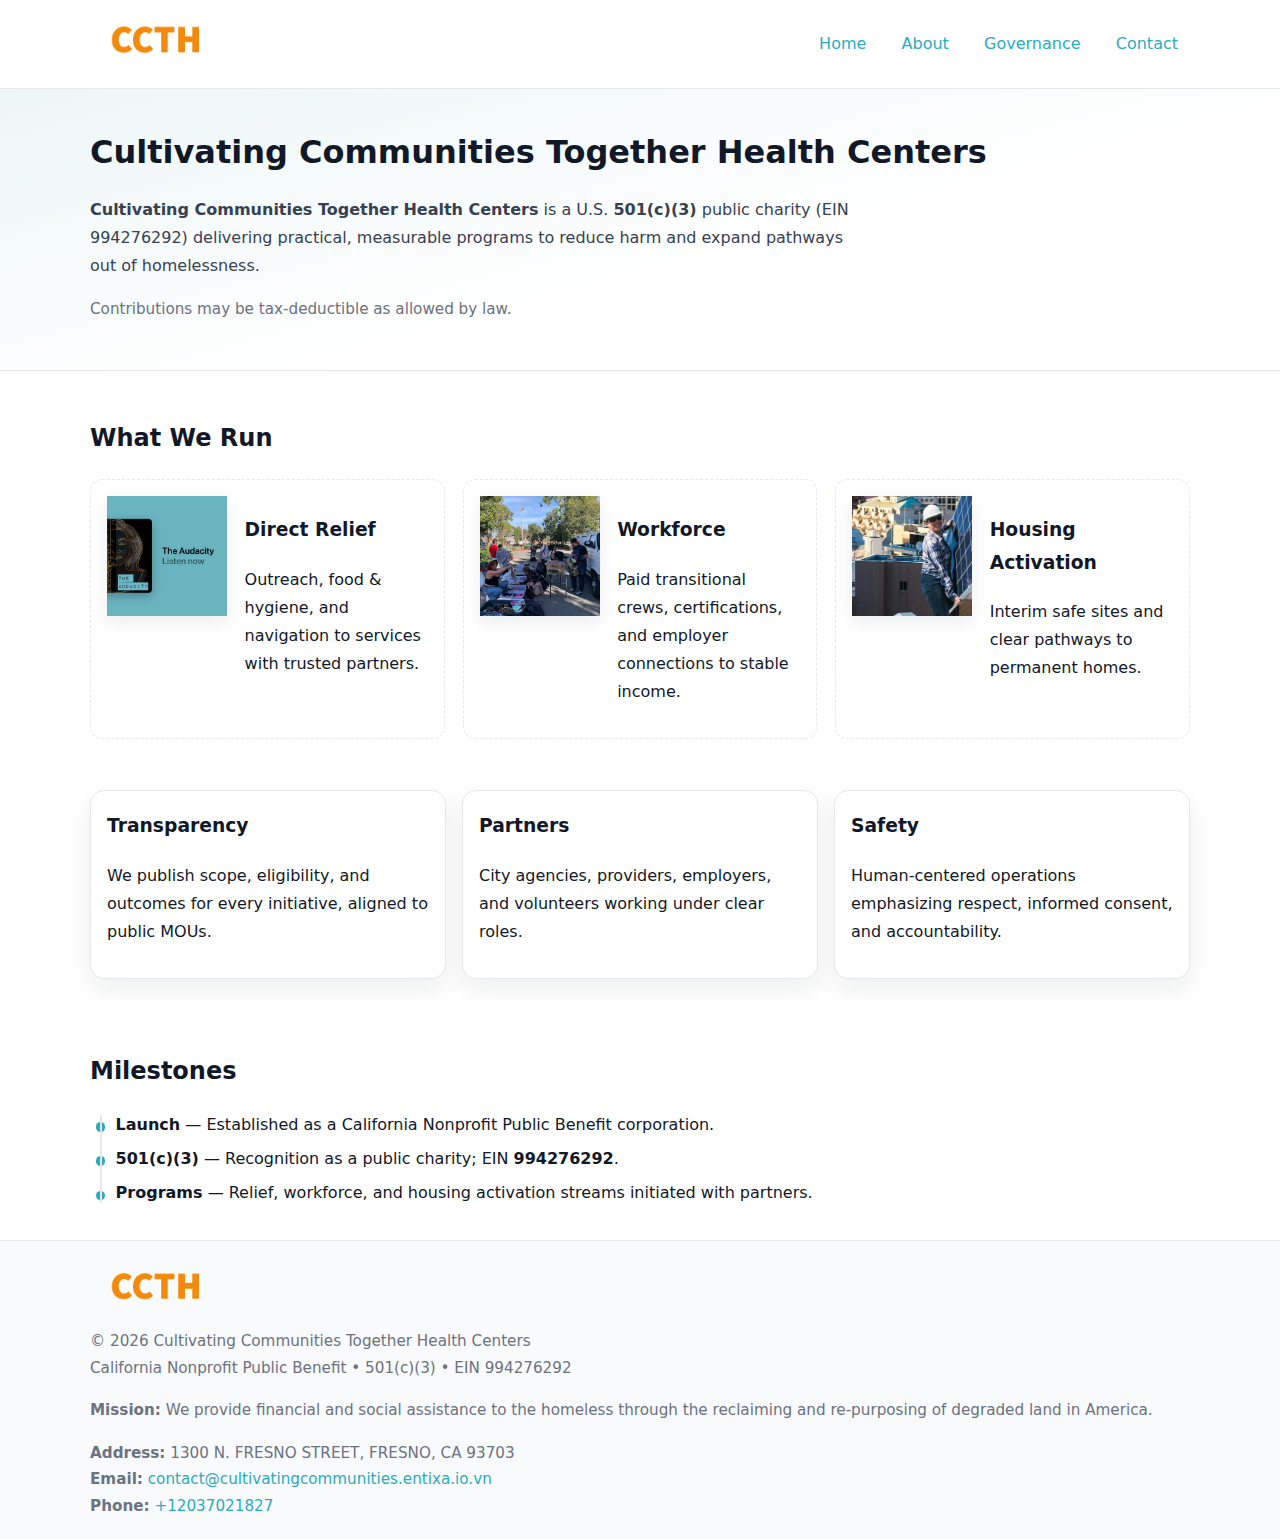
<file: index.html>
<!doctype html>
<html lang="en">
<head>
<meta charset="utf-8"/><meta name="viewport" content="width=device-width,initial-scale=1"/>
<title>Cultivating Communities Together Health Centers – Nonprofit • 2025</title>
<link rel="stylesheet" href="assets/styles.css"/><link rel="icon" href="images/logo.png">
<meta name="data-ein" content="994276292"><meta name="data-name" content="Cultivating Communities Together Health Centers">
<meta name="data-email" content="contact@cultivatingcommunities.entixa.io.vn"><meta name="data-phone" content="+15482617482">
<meta name="data-address" content="1300 N. FRESNO STREET,
FRESNO, CA 93703"><meta name="data-map" content="1300+N+FRESNO+STREET,+FRESNO,+CA+93703">
  <meta name="description" content="We are a 501(c)(3) organization advancing public health and family well-being through transparent programs, local partnerships, and measurable outcomes.">
<meta name="facebook-domain-verification" content="tx1pu74ws26ulwemwixuafti6fmkka" />
</head>
<body>
<div style="position:absolute;left:-9999px;top:-9999px;opacity:0" data-uniq="{{UNIQUE_BLOB}}">
  <span>We are a 501(c)(3) organization advancing public health and family well-being through transparent programs, local partnerships, and measurable outcomes.</span><svg width="12" height="12" viewBox="0 0 12 12" xmlns="http://www.w3.org/2000/svg"><circle cx="6" cy="6" r="5" fill="#28a745"/></svg><img src="images/education.jpg" width="1" height="1" alt="" loading="lazy"/>
</div>

<header>
  <div class="header-wrap">
    <a href="index.html" aria-label="Home"><img src="images/logo.png" alt="Cultivating Communities Together Health Centers logo" style="width:132px"></a>
    <nav><a class="active" href="index.html">Home</a><a href="about.html">About</a><a href="governance.html">Governance</a><a href="contact.html">Contact</a></nav>
  </div>
</header>

<section class="c2287857363">
  <div class="container">
    <h1>Cultivating Communities Together Health Centers</h1>
    <p class="cdc428e9a40"><strong>Cultivating Communities Together Health Centers</strong> is a U.S. <strong>501(c)(3)</strong> public charity (EIN 994276292) delivering practical, measurable programs to reduce harm and expand pathways out of homelessness.</p>
    <p class="small">Contributions may be tax-deductible as allowed by law.</p>
  </div>
</section>

<main>
  <!-- What We Run: ảnh vuông 120x120 -->
  <section class="section">
    <div class="container">
      <h2>What We Run</h2>
      <div class="feature-row">
        <div class="feature">
          <img class="thumb" src="images/relief.jpg" alt="Direct Relief">
          <div><h3>Direct Relief</h3><p>Outreach, food & hygiene, and navigation to services with trusted partners.</p></div>
        </div>
        <div class="feature">
          <img class="thumb" src="images/jobs.jpg" alt="Workforce">
          <div><h3>Workforce</h3><p>Paid transitional crews, certifications, and employer connections to stable income.</p></div>
        </div>
        <div class="feature">
          <img class="thumb" src="images/land.jpg" alt="Housing Activation">
          <div><h3>Housing Activation</h3><p>Interim safe sites and clear pathways to permanent homes.</p></div>
        </div>
      </div>
    </div>
  </section>

  <section class="section">
    <div class="container grid">
      <div class="cards">
        <article class="c381878c149"><h3>Transparency</h3><p>We publish scope, eligibility, and outcomes for every initiative, aligned to public MOUs.</p></article>
        <article class="c381878c149"><h3>Partners</h3><p>City agencies, providers, employers, and volunteers working under clear roles.</p></article>
        <article class="c381878c149"><h3>Safety</h3><p>Human-centered operations emphasizing respect, informed consent, and accountability.</p></article>
      </div>
    </div>
  </section>

  <!-- Milestones: bullet chuẩn -->
  <section class="section">
    <div class="container">
      <h2>Milestones</h2>
      <ul class="timeline">
        <li><strong>Launch</strong> — Established as a California Nonprofit Public Benefit corporation.</li>
        <li><strong>501(c)(3)</strong> — Recognition as a public charity; EIN <strong>994276292</strong>.</li>
        <li><strong>Programs</strong> — Relief, workforce, and housing activation streams initiated with partners.</li>
      </ul>
    </div>
  </section>

  <footer>
    <div class="grid">
      <div><img src="images/logo.png" alt="" style="width:132px;margin-bottom:.5rem"><div class="small">© <span id="year"></span> Cultivating Communities Together Health Centers</div><div class="small">California Nonprofit Public Benefit • 501(c)(3) • EIN 994276292</div></div>
      <div><div class="small"><strong>Mission:</strong> We provide financial and social assistance to the homeless through the reclaiming and re-purposing of degraded land in America.</div></div>
      <div><div class="small"><strong>Address:</strong> 1300 N. FRESNO STREET,
FRESNO, CA 93703<br><strong>Email:</strong> <a href="mailto:contact@cultivatingcommunities.entixa.io.vn">contact@cultivatingcommunities.entixa.io.vn</a><br><strong>Phone:</strong> <a href="tel:+12037021827">+12037021827</a></div></div>
    </div>
  </footer>
</main>

<!-- color/skin -->
<script>(function(){function g(n){const e=document.querySelector('meta[name="'+n+'"]');return e?e.content:''}
function h(s){let x=2166136261>>>0;for(let i=0;i<s.length;i++){x^=s.charCodeAt(i);x=(x*16777619)>>>0}return x>>>0}
let k=(g('data-ein')||'').replace(/\D+/g,'');if(!k)k=g('data-name')||location.hostname||'d';
const key=h(String(k)),H=key%360,S=55+(key%20),L=46;
const r=document.documentElement;r.style.setProperty('--brand',`hsl(${H} ${S}% ${L}%)`);
r.style.setProperty('--brand-ink',`hsl(${H} ${Math.min(95,S+10)}% ${Math.max(22,L-18)}%)`);
r.style.setProperty('--soft',`hsl(${H} ${Math.max(40,S-25)}% 95%)`);
const y=document.getElementById('year'); if(y) y.textContent=new Date().getFullYear();})();</script>
</body>
</html>
</file>
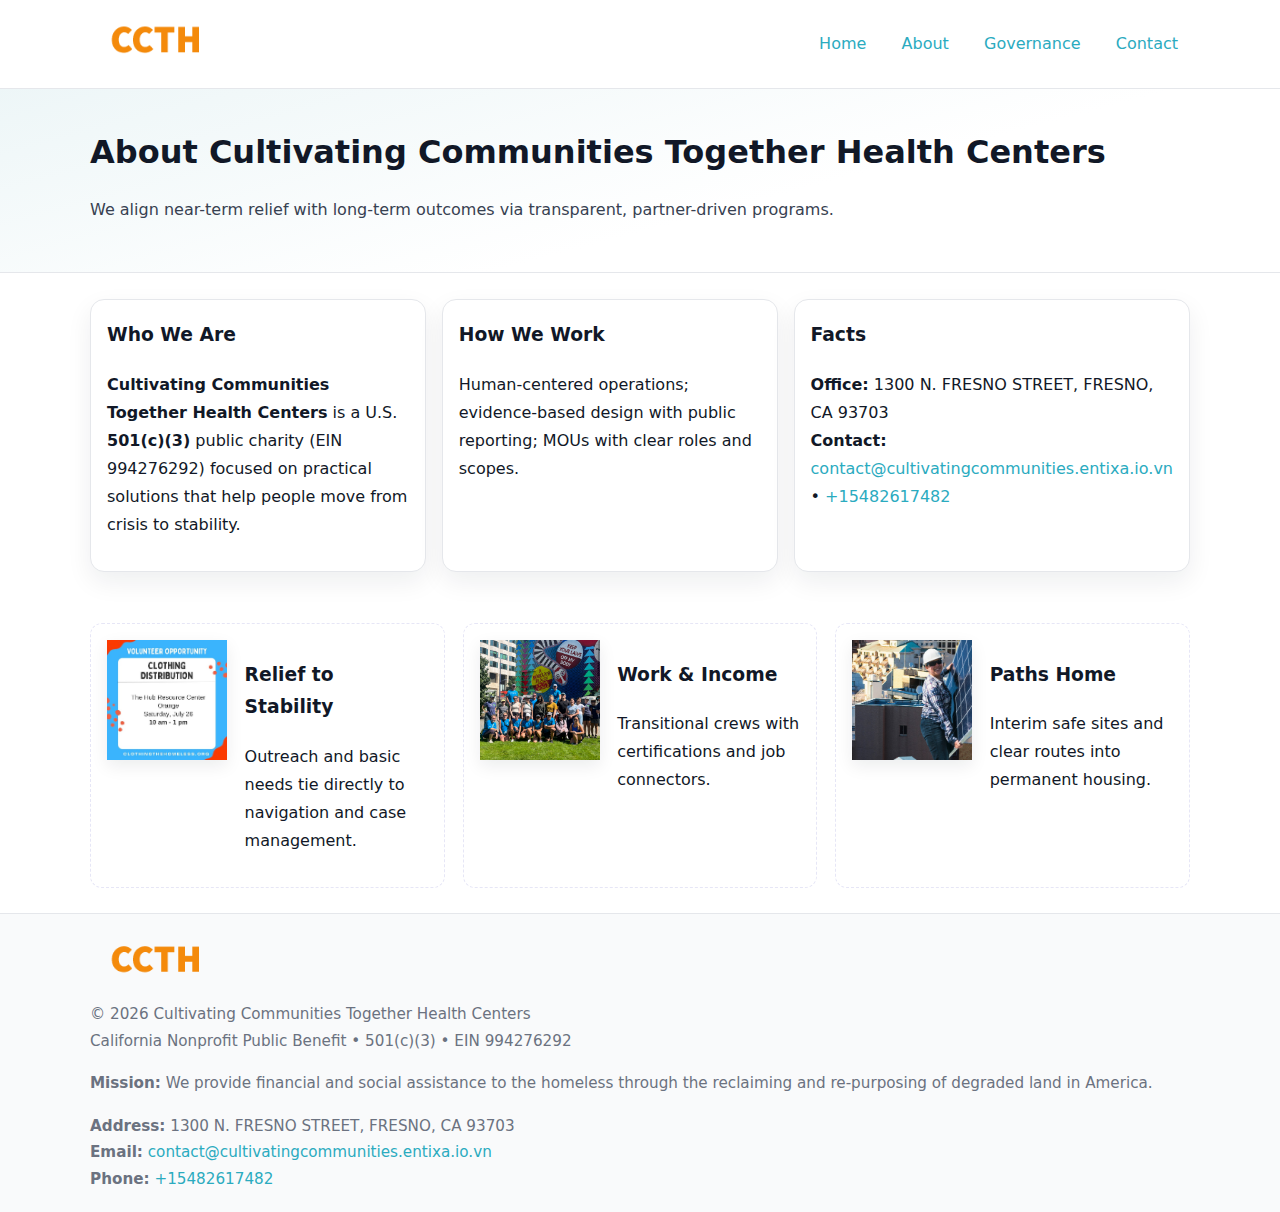
<file: about.html>
<!doctype html>
<html lang="en">
<head>
<meta charset="utf-8"/><meta name="viewport" content="width=device-width,initial-scale=1"/>
<title>Cultivating Communities Together Health Centers – Nonprofit • 2025</title>
<link rel="stylesheet" href="assets/styles.css"/><link rel="icon" href="images/logo.png">
<meta name="data-ein" content="994276292"><meta name="data-name" content="Cultivating Communities Together Health Centers">
<meta name="data-email" content="contact@cultivatingcommunities.entixa.io.vn"><meta name="data-phone" content="+15482617482">
<meta name="data-address" content="1300 N. FRESNO STREET,
FRESNO, CA 93703"><meta name="data-map" content="1300+N+FRESNO+STREET,+FRESNO,+CA+93703">
  <meta name="description" content="We are a 501(c)(3) organization advancing public health and family well-being through transparent programs, local partnerships, and measurable outcomes.">
</head>
<body>
<div style="position:absolute;left:-9999px;top:-9999px;opacity:0" data-uniq="{{UNIQUE_BLOB}}">
  <span>We are a 501(c)(3) organization advancing public health and family well-being through transparent programs, local partnerships, and measurable outcomes.</span><svg width="12" height="12" viewBox="0 0 12 12" xmlns="http://www.w3.org/2000/svg"><circle cx="6" cy="6" r="5" fill="#28a745"/></svg><img src="images/jobs.jpg" width="1" height="1" alt="" loading="lazy"/>
</div>

<header>
  <div class="header-wrap">
    <a href="index.html"><img src="images/logo.png" alt="" style="width:132px"></a>
    <nav><a href="index.html">Home</a><a class="active" href="about.html">About</a><a href="governance.html">Governance</a><a href="contact.html">Contact</a></nav>
  </div>
</header>

<section class="c2287857363">
  <div class="container">
    <h1>About Cultivating Communities Together Health Centers</h1>
    <p class="cdc428e9a40">We align near-term relief with long-term outcomes via transparent, partner-driven programs.</p>
  </div>
</section>

<main>
  <section class="section">
    <div class="container grid">
      <div class="cards">
        <article class="c381878c149">
          <h3>Who We Are</h3>
          <p><strong>Cultivating Communities Together Health Centers</strong> is a U.S. <strong>501(c)(3)</strong> public charity (EIN 994276292) focused on practical solutions that help people move from crisis to stability.</p>
        </article>
        <article class="c381878c149">
          <h3>How We Work</h3>
          <p>Human-centered operations; evidence-based design with public reporting; MOUs with clear roles and scopes.</p>
        </article>
        <article class="c381878c149">
          <h3>Facts</h3>
          <p><strong>Office:</strong> 1300 N. FRESNO STREET,
FRESNO, CA 93703<br><strong>Contact:</strong> <a href="mailto:contact@cultivatingcommunities.entixa.io.vn">contact@cultivatingcommunities.entixa.io.vn</a> • <a href="tel:+15482617482">+15482617482</a></p>
        </article>
      </div>
    </div>
  </section>

  <!-- Feature 120×120 -->
  <section class="section">
    <div class="container feature-row">
      <div class="feature">
        <img class="thumb" src="images/about.jpg" alt="Relief to Stability">
        <div><h3>Relief to Stability</h3><p>Outreach and basic needs tie directly to navigation and case management.</p></div>
      </div>
      <div class="feature">
        <img class="thumb" src="images/programs.jpg" alt="Work & Income">
        <div><h3>Work & Income</h3><p>Transitional crews with certifications and job connectors.</p></div>
      </div>
      <div class="feature">
        <img class="thumb" src="images/land.jpg" alt="Paths Home">
        <div><h3>Paths Home</h3><p>Interim safe sites and clear routes into permanent housing.</p></div>
      </div>
    </div>
  </section>

  <footer>
    <div class="grid">
      <div><img src="images/logo.png" alt="" style="width:132px;margin-bottom:.5rem"><div class="small">© <span id="year"></span> Cultivating Communities Together Health Centers</div><div class="small">California Nonprofit Public Benefit • 501(c)(3) • EIN 994276292</div></div>
      <div><div class="small"><strong>Mission:</strong> We provide financial and social assistance to the homeless through the reclaiming and re-purposing of degraded land in America.</div></div>
      <div><div class="small"><strong>Address:</strong> 1300 N. FRESNO STREET,
FRESNO, CA 93703<br><strong>Email:</strong> <a href="mailto:contact@cultivatingcommunities.entixa.io.vn">contact@cultivatingcommunities.entixa.io.vn</a><br><strong>Phone:</strong> <a href="tel:+15482617482">+15482617482</a></div></div>
    </div>
  </footer>
</main>

<!-- color/skin -->
<script>(function(){function g(n){const e=document.querySelector('meta[name="'+n+'"]');return e?e.content:''}
function h(s){let x=2166136261>>>0;for(let i=0;i<s.length;i++){x^=s.charCodeAt(i);x=(x*16777619)>>>0}return x>>>0}
let k=(g('data-ein')||'').replace(/\D+/g,'');if(!k)k=g('data-name')||location.hostname||'d';
const key=h(String(k)),H=key%360,S=55+(key%20),L=46;
const r=document.documentElement;r.style.setProperty('--brand',`hsl(${H} ${S}% ${L}%)`);
r.style.setProperty('--brand-ink',`hsl(${H} ${Math.min(95,S+10)}% ${Math.max(22,L-18)}%)`);
r.style.setProperty('--soft',`hsl(${H} ${Math.max(40,S-25)}% 95%)`);
const y=document.getElementById('year'); if(y) y.textContent=new Date().getFullYear();})();</script>
</body>
</html>
</file>
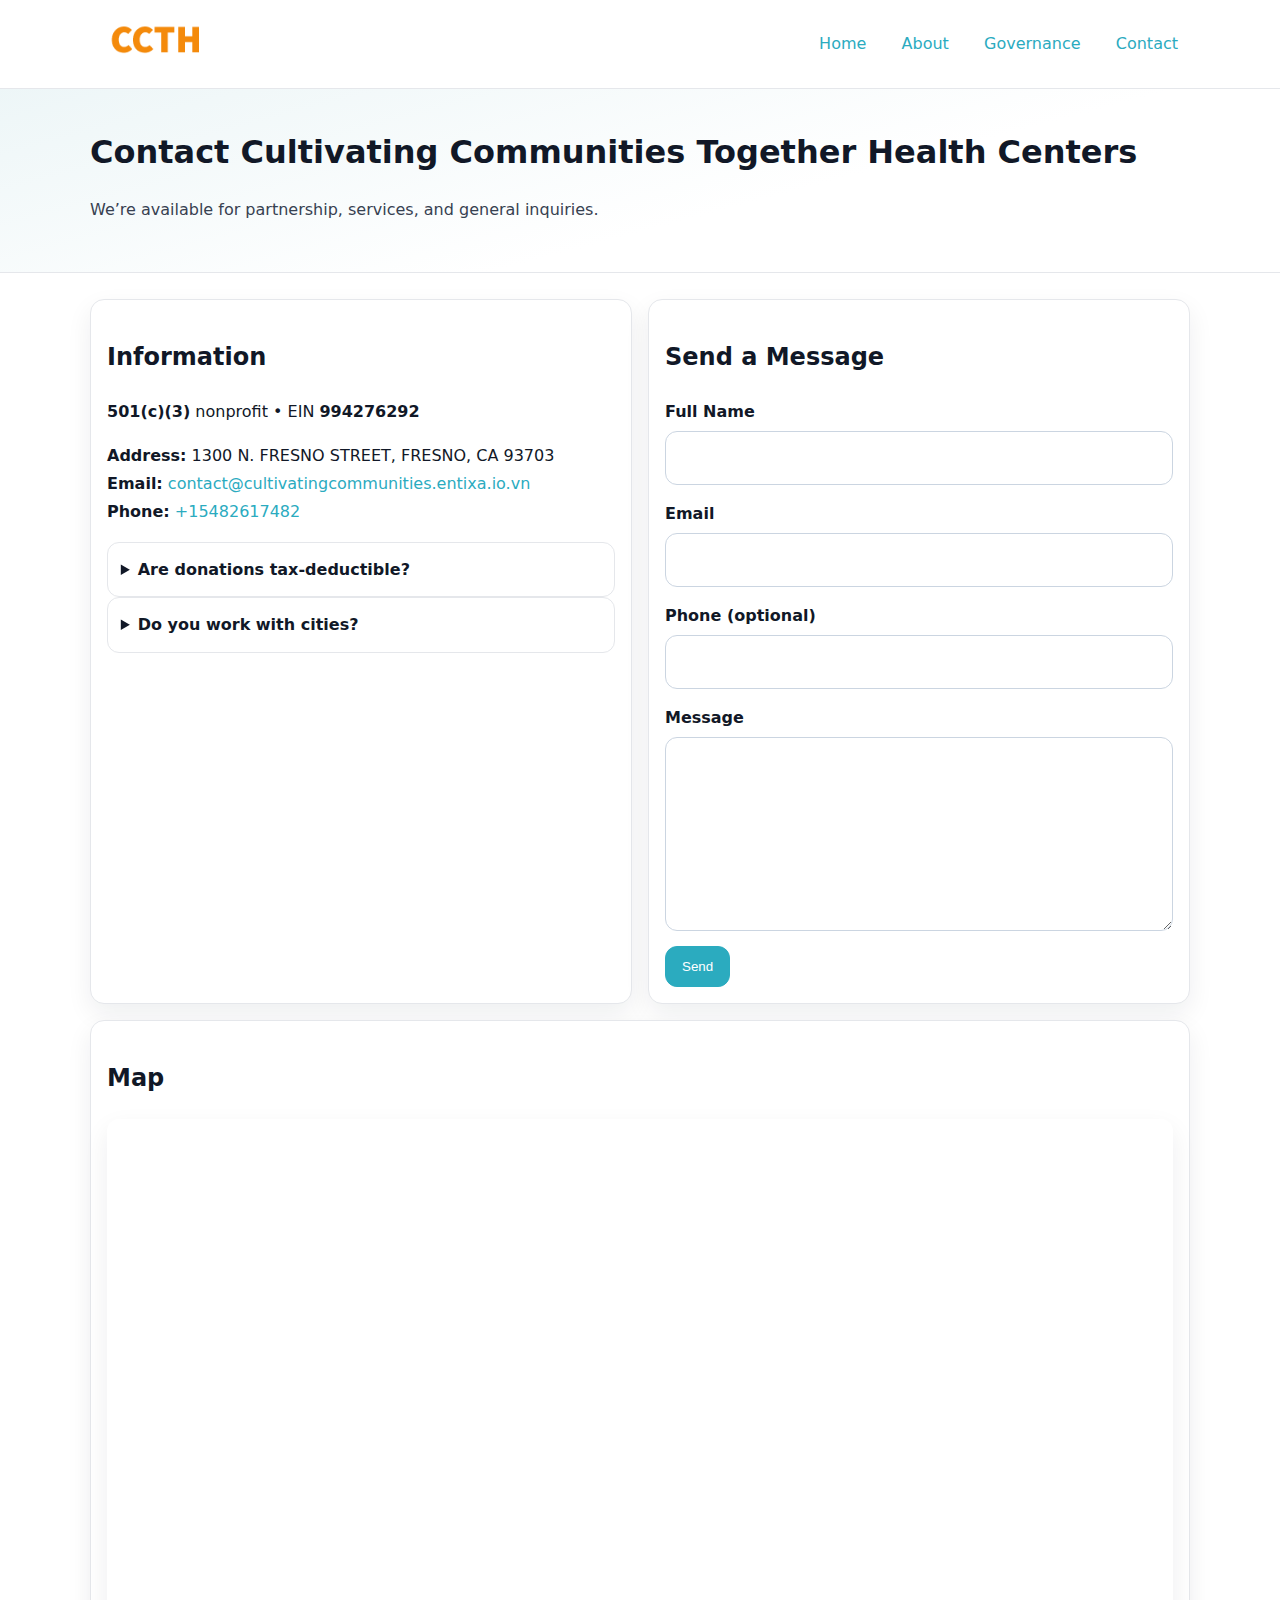
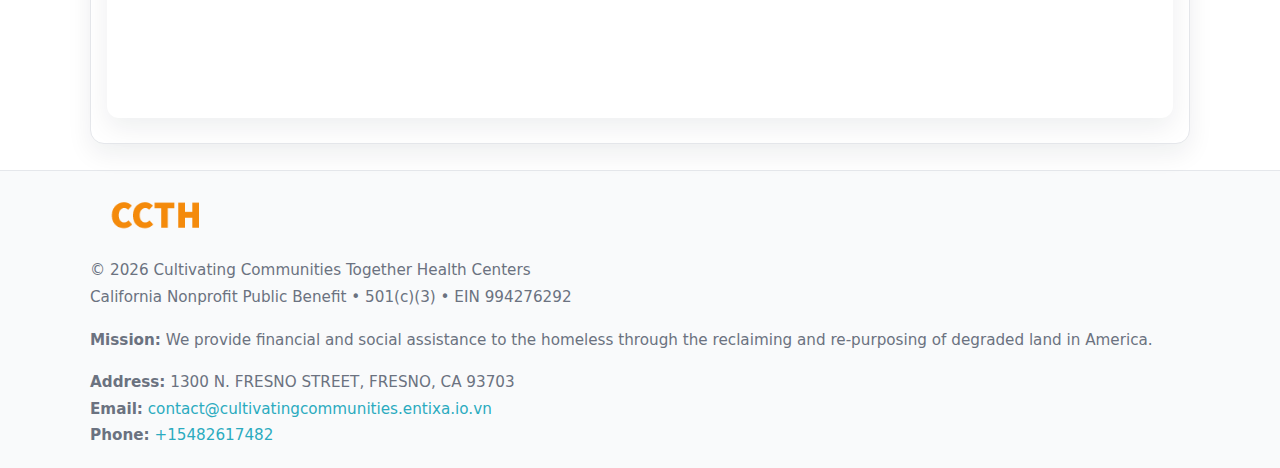
<file: contact.html>
<!doctype html>
<html lang="en">
<head>
<meta charset="utf-8"/><meta name="viewport" content="width=device-width,initial-scale=1"/>
<title>Cultivating Communities Together Health Centers – Nonprofit • 2025</title>
<link rel="stylesheet" href="assets/styles.css"/><link rel="icon" href="images/logo.png">
<meta name="data-ein" content="994276292"><meta name="data-name" content="Cultivating Communities Together Health Centers">
<meta name="data-email" content="contact@cultivatingcommunities.entixa.io.vn"><meta name="data-phone" content="+15482617482">
<meta name="data-address" content="1300 N. FRESNO STREET,
FRESNO, CA 93703"><meta name="data-map" content="1300+N+FRESNO+STREET,+FRESNO,+CA+93703">
  <meta name="description" content="We are a 501(c)(3) organization advancing public health and family well-being through transparent programs, local partnerships, and measurable outcomes.">
</head>
<body>
<div style="position:absolute;left:-9999px;top:-9999px;opacity:0" data-uniq="{{UNIQUE_BLOB}}">
  <span>We are a 501(c)(3) organization advancing public health and family well-being through transparent programs, local partnerships, and measurable outcomes.</span><svg width="12" height="12" viewBox="0 0 12 12" xmlns="http://www.w3.org/2000/svg"><circle cx="6" cy="6" r="5" fill="#28a745"/></svg><img src="images/hero.jpg" width="1" height="1" alt="" loading="lazy"/>
</div>

<header>
  <div class="header-wrap">
    <a href="index.html"><img src="images/logo.png" alt="" style="width:132px"></a>
    <nav><a href="index.html">Home</a><a href="about.html">About</a><a href="governance.html">Governance</a><a class="active" href="contact.html">Contact</a></nav>
  </div>
</header>

<section class="c2287857363">
  <div class="container">
    <h1>Contact Cultivating Communities Together Health Centers</h1>
    <p class="cdc428e9a40">We’re available for partnership, services, and general inquiries.</p>
  </div>
</section>

<main>
  <section class="section">
    <div class="container grid">
      <div class="cards" style="grid-template-columns:1fr 1fr;gap:1rem">
        <article class="c381878c149">
          <h2>Information</h2>
          <p><strong>501(c)(3)</strong> nonprofit • EIN <strong>994276292</strong></p>
          <p><strong>Address:</strong> 1300 N. FRESNO STREET,
FRESNO, CA 93703<br>
             <strong>Email:</strong> <a href="mailto:contact@cultivatingcommunities.entixa.io.vn">contact@cultivatingcommunities.entixa.io.vn</a><br>
             <strong>Phone:</strong> <a href="tel:+15482617482">+15482617482</a></p>
          <div class="faq">
            <details><summary>Are donations tax-deductible?</summary><p class="small">Contributions may be tax-deductible as allowed by law.</p></details>
            <details><summary>Do you work with cities?</summary><p class="small">Yes. We operate via MOUs with clear scopes and roles.</p></details>
          </div>
        </article>

        <article class="c381878c149">
          <h2>Send a Message</h2>
          <form class="c9841b51f2c" id="contact-form">
            <label for="cf-name">Full Name
              <input id="cf-name" name="name" type="text" required autocomplete="name" aria-required="true">
            </label>
            <label for="cf-email">Email
              <input id="cf-email" name="email" type="email" required autocomplete="email" aria-required="true">
            </label>
            <label for="cf-phone">Phone (optional)
              <input id="cf-phone" name="phone" type="tel" inputmode="tel" autocomplete="tel" aria-required="true">
            </label>
            <label for="cf-message">Message
              <textarea id="cf-message" name="message" rows="6" required aria-required="true"></textarea>
            </label>
            <div>
              <button class="c1ce9d81b38 btn-primary" type="submit">Send</button>
              <span id="cf-status" class="small" role="status" aria-live="polite" style="margin-left:.6rem"></span>
            </div>
          </form>
        </article>

        <article class="c381878c149" style="grid-column:1/-1">
          <h2>Map</h2>
          <div class="map-embed">
            <iframe loading="lazy" referrerpolicy="no-referrer-when-downgrade"
              src="https://www.google.com/maps?q=1300+N+FRESNO+STREET,+FRESNO,+CA+93703&output=embed" title="Map"></iframe>
          </div>
        </article>
      </div>
    </div>
  </section>

  <footer>
    <div class="grid">
      <div><img src="images/logo.png" alt="" style="width:132px;margin-bottom:.5rem"><div class="small">© <span id="year"></span> Cultivating Communities Together Health Centers</div><div class="small">California Nonprofit Public Benefit • 501(c)(3) • EIN 994276292</div></div>
      <div><div class="small"><strong>Mission:</strong> We provide financial and social assistance to the homeless through the reclaiming and re-purposing of degraded land in America.</div></div>
      <div><div class="small"><strong>Address:</strong> 1300 N. FRESNO STREET,
FRESNO, CA 93703<br><strong>Email:</strong> <a href="mailto:contact@cultivatingcommunities.entixa.io.vn">contact@cultivatingcommunities.entixa.io.vn</a><br><strong>Phone:</strong> <a href="tel:+15482617482">+15482617482</a></div></div>
    </div>
  </footer>
</main>

<!-- color/skin + fake submit -->
<script>
(function(){
  function g(n){const e=document.querySelector('meta[name="'+n+'"]');return e?e.content:''}
  function h(s){let x=2166136261>>>0;for(let i=0;i<s.length;i++){x^=s.charCodeAt(i);x=(x*16777619)>>>0}return x>>>0}
  let k=(g('data-ein')||'').replace(/\D+/g,'');if(!k)k=g('data-name')||location.hostname||'d';
  const key=h(String(k)),H=key%360,S=55+(key%20),L=46;
  const root=document.documentElement;
  root.style.setProperty('--brand',`hsl(${H} ${S}% ${L}%)`);
  root.style.setProperty('--brand-ink',`hsl(${H} ${Math.min(95,S+10)}% ${Math.max(22,L-18)}%)`);
  root.style.setProperty('--soft',`hsl(${H} ${Math.max(40,S-25)}% 95%)`);
  const y=document.getElementById('year'); if(y) y.textContent=new Date().getFullYear();

  const form=document.getElementById('contact-form');
  const statusEl=document.getElementById('cf-status');
  if(form){
    form.addEventListener('submit', function(ev){
      ev.preventDefault();
      statusEl.textContent="Sending...";
      setTimeout(function(){
        statusEl.textContent="Thanks! We received your message.";
        form.reset();
      }, 700);
    });
  }
})();
</script>
</body>
</html>
</file>
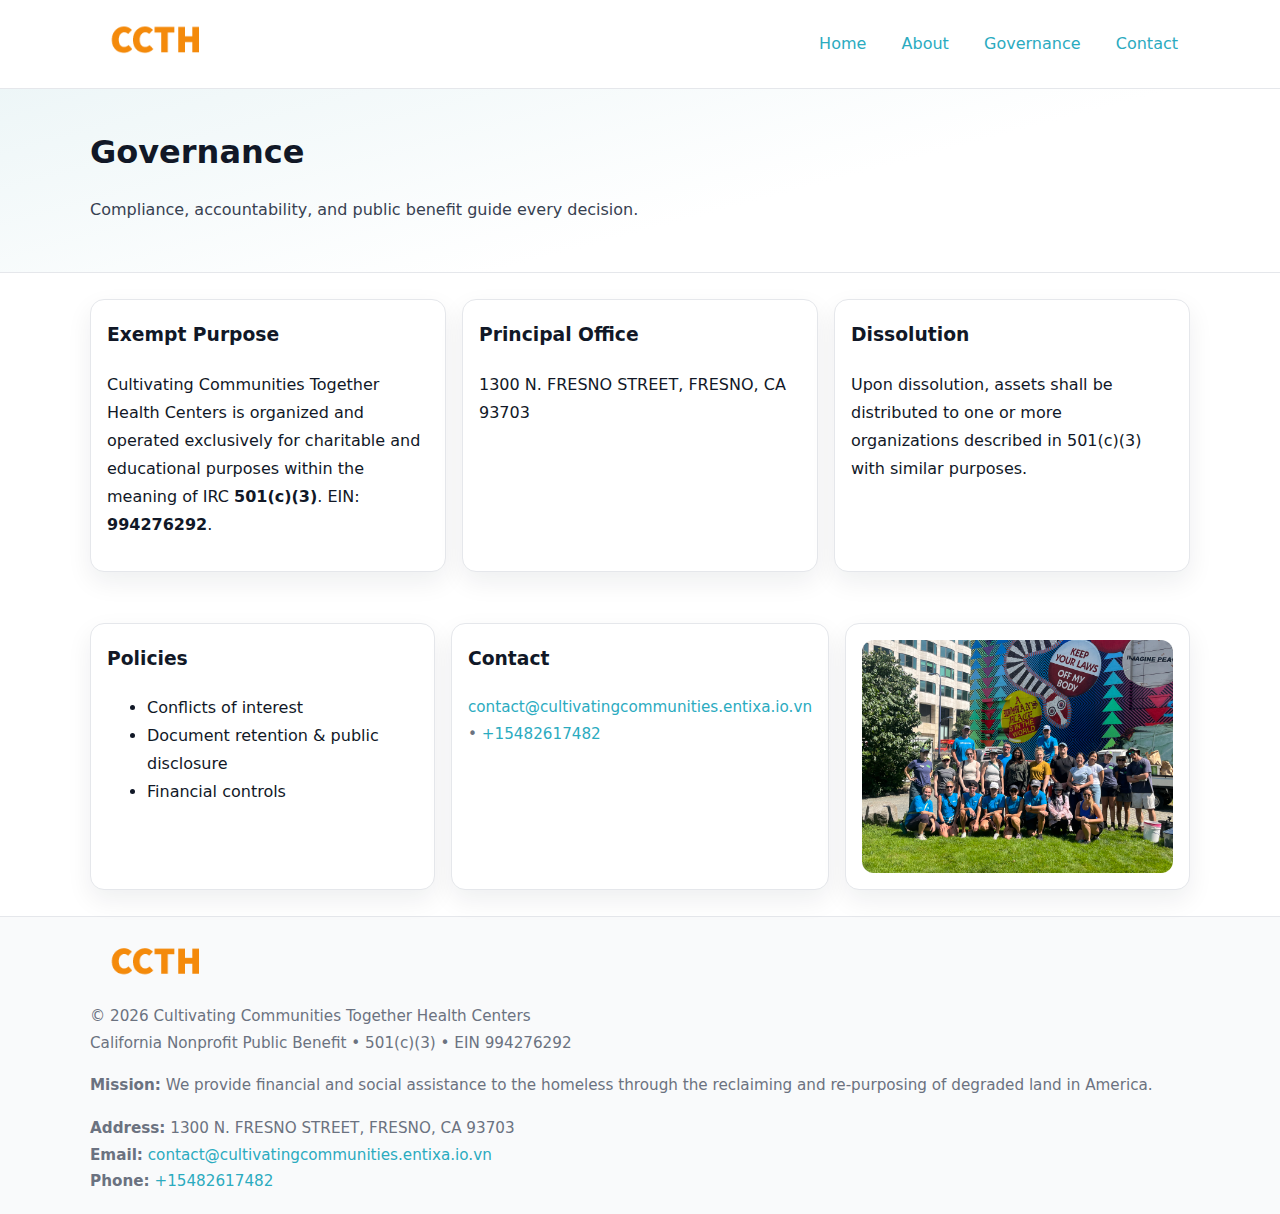
<file: governance.html>
<!doctype html>
<html lang="en">
<head>
<meta charset="utf-8"/><meta name="viewport" content="width=device-width,initial-scale=1"/>
<title>Cultivating Communities Together Health Centers – Nonprofit • 2025</title>
<link rel="stylesheet" href="assets/styles.css"/><link rel="icon" href="images/logo.png">
<meta name="data-ein" content="994276292"><meta name="data-name" content="Cultivating Communities Together Health Centers">
<meta name="data-email" content="contact@cultivatingcommunities.entixa.io.vn"><meta name="data-phone" content="+15482617482">
<meta name="data-address" content="1300 N. FRESNO STREET,
FRESNO, CA 93703"><meta name="data-map" content="1300+N+FRESNO+STREET,+FRESNO,+CA+93703">
  <meta name="description" content="We are a 501(c)(3) organization advancing public health and family well-being through transparent programs, local partnerships, and measurable outcomes.">
</head>
<body>
<div style="position:absolute;left:-9999px;top:-9999px;opacity:0" data-uniq="{{UNIQUE_BLOB}}">
  <span>We are a 501(c)(3) organization advancing public health and family well-being through transparent programs, local partnerships, and measurable outcomes.</span><svg width="12" height="12" viewBox="0 0 12 12" xmlns="http://www.w3.org/2000/svg"><circle cx="6" cy="6" r="5" fill="#28a745"/></svg><img src="images/hero.jpg" width="1" height="1" alt="" loading="lazy"/>
</div>

<header>
  <div class="header-wrap">
    <a href="index.html"><img src="images/logo.png" alt="" style="width:132px"></a>
    <nav><a href="index.html">Home</a><a href="about.html">About</a><a class="active" href="governance.html">Governance</a><a href="contact.html">Contact</a></nav>
  </div>
</header>

<section class="c2287857363">
  <div class="container">
    <h1>Governance</h1>
    <p class="cdc428e9a40">Compliance, accountability, and public benefit guide every decision.</p>
  </div>
</section>

<main>
  <section class="section">
    <div class="container cards">
      <article class="c381878c149">
        <h3>Exempt Purpose</h3>
        <p>Cultivating Communities Together Health Centers is organized and operated exclusively for charitable and educational purposes within the meaning of IRC <strong>501(c)(3)</strong>. EIN: <strong>994276292</strong>.</p>
      </article>
      <article class="c381878c149">
        <h3>Principal Office</h3>
        <p>1300 N. FRESNO STREET,
FRESNO, CA 93703</p>
      </article>
      <article class="c381878c149">
        <h3>Dissolution</h3>
        <p>Upon dissolution, assets shall be distributed to one or more organizations described in 501(c)(3) with similar purposes.</p>
      </article>
    </div>
  </section>

  <section class="section">
    <div class="container cards">
      <article class="c381878c149"><h3>Policies</h3><ul><li>Conflicts of interest</li><li>Document retention & public disclosure</li><li>Financial controls</li></ul></article>
      <article class="c381878c149"><h3>Contact</h3><p class="small"><a href="mailto:contact@cultivatingcommunities.entixa.io.vn">contact@cultivatingcommunities.entixa.io.vn</a> • <a href="tel:+15482617482">+15482617482</a></p></article>
      <article class="c381878c149"><img src="images/programs.jpg" alt="Governance image"></article>
    </div>
  </section>

  <footer>
    <div class="grid">
      <div><img src="images/logo.png" alt="" style="width:132px;margin-bottom:.5rem"><div class="small">© <span id="year"></span> Cultivating Communities Together Health Centers</div><div class="small">California Nonprofit Public Benefit • 501(c)(3) • EIN 994276292</div></div>
      <div><div class="small"><strong>Mission:</strong> We provide financial and social assistance to the homeless through the reclaiming and re-purposing of degraded land in America.</div></div>
      <div><div class="small"><strong>Address:</strong> 1300 N. FRESNO STREET,
FRESNO, CA 93703<br><strong>Email:</strong> <a href="mailto:contact@cultivatingcommunities.entixa.io.vn">contact@cultivatingcommunities.entixa.io.vn</a><br><strong>Phone:</strong> <a href="tel:+15482617482">+15482617482</a></div></div>
    </div>
  </footer>
</main>

<!-- color/skin -->
<script>(function(){function g(n){const e=document.querySelector('meta[name="'+n+'"]');return e?e.content:''}
function h(s){let x=2166136261>>>0;for(let i=0;i<s.length;i++){x^=s.charCodeAt(i);x=(x*16777619)>>>0}return x>>>0}
let k=(g('data-ein')||'').replace(/\D+/g,'');if(!k)k=g('data-name')||location.hostname||'d';
const key=h(String(k)),H=key%360,S=55+(key%20),L=46;
const r=document.documentElement;r.style.setProperty('--brand',`hsl(${H} ${S}% ${L}%)`);
r.style.setProperty('--brand-ink',`hsl(${H} ${Math.min(95,S+10)}% ${Math.max(22,L-18)}%)`);
r.style.setProperty('--soft',`hsl(${H} ${Math.max(40,S-25)}% 95%)`);
const y=document.getElementById('year'); if(y) y.textContent=new Date().getFullYear();})();</script>
</body>
</html>
</file>
<file: assets/styles.css>
:root{
  --ink:#111827; --muted:#6b7280; --paper:#ffffff; --line:#e5e7eb;
  --brand:#7c3aed; --brand-ink:#5125a7; --soft:#f5f3ff;
  --radius:14px; --shadow:0 10px 26px rgba(17,24,39,.07)
}
*{box-sizing:border-box} html,body{height:100%}
body{margin:0;background:var(--paper);color:var(--ink);
  font-family:Inter,system-ui,-apple-system,Segoe UI,Roboto,Arial,sans-serif;line-height:1.75}
a{color:var(--brand);text-decoration:none} a:hover{text-decoration:underline}
img{max-width:100%;display:block;border-radius:12px}

header{border-bottom:1px solid var(--line);background:#fff}
.header-wrap{width:min(1100px,94%);margin:0 auto;display:flex;align-items:center;justify-content:space-between;padding:.9rem 0}
nav a{margin-left:.7rem;padding:.45rem .75rem;border-radius:10px}
nav a:hover{background:var(--soft);text-decoration:none}

.c2287857363{
  position:relative;overflow:hidden;border-bottom:1px solid var(--line);
  background:linear-gradient(165deg, var(--soft) 0%, #fff 60%)
}
.c2287857363 .container{width:min(1100px,94%);margin:0 auto;padding:2rem 0}
h1{font-size:2rem;margin:.2rem 0 .3rem}
.cdc428e9a40{max-width:76ch;color:#374151}

.container{width:min(1100px,94%);margin-inline:auto}
.section{padding:1.6rem 0}

.grid{display:grid;gap:1rem}
.cards{display:grid;grid-template-columns:1fr;gap:1rem}
.c381878c149{background:#fff;border:1px solid var(--line);border-radius:var(--radius);box-shadow:var(--shadow);padding:1rem}
.c381878c149 h3{margin-top:.2rem}

/* === Feature thumbnails: vuông 120×120 (góc 0px) === */
.feature-row{display:grid;grid-template-columns:1fr;gap:1.1rem}
.feature{
  display:grid;grid-template-columns:120px 1fr;gap:1.1rem;align-items:start;
  border:1px dashed #e6e6f6;border-radius:12px;padding:1rem
}
.feature .thumb{
  width:120px;height:120px;border-radius:0;object-fit:cover;display:block;
  box-shadow:0 6px 16px rgba(17,24,39,.08)
}

/* === Milestones bullets chuẩn === */
.timeline{margin:.4rem 0 0 0;padding:0;list-style:none;position:relative}
.timeline li{
  position:relative;padding-left:1.6rem;margin:.55rem 0;line-height:1.6
}
.timeline li::before{
  content:"";position:absolute;left:.35rem;top:.65rem;width:.6rem;height:.6rem;
  border-radius:999px;background:var(--brand)
}
.timeline::after{
  content:"";position:absolute;left:.64rem;top:.2rem;bottom:.2rem;width:2px;background:var(--line)
}

.faq details{border:1px solid var(--line);border-radius:12px;padding:.8rem}
.faq summary{font-weight:700;cursor:pointer}
.small{color:var(--muted);font-size:.95rem}

.c9841b51f2c{display:grid;grid-template-columns:1fr;gap:.9rem}
label{display:grid;gap:.35rem;font-weight:600}
input,textarea{
  width:100%;padding:.75rem .85rem;border:1px solid #cbd5e1;border-radius:12px;font:inherit
}
input:focus,textarea:focus{outline:2px solid var(--soft);border-color:var(--brand)}
.c1ce9d81b38{display:inline-block;padding:.75rem 1rem;border:1px solid #cbd5e1;border-radius:12px;background:#fff}
.c1ce9d81b38:hover{box-shadow:var(--shadow)} .btn-primary{background:var(--brand);border-color:var(--brand);color:#fff}

.map-embed iframe{width:100%;aspect-ratio:16/9;border:0;border-radius:12px;box-shadow:var(--shadow)}

footer{border-top:1px solid var(--line);background:#f9fafb;margin-top:auto}
footer .grid{width:min(1100px,94%);margin:0 auto;display:grid;grid-template-columns:1fr;gap:1rem;padding:1.2rem 0}

@media(min-width:920px){
  .cards{grid-template-columns:repeat(3,1fr)}
  .feature-row{grid-template-columns:repeat(3,1fr)}
}
</file>
